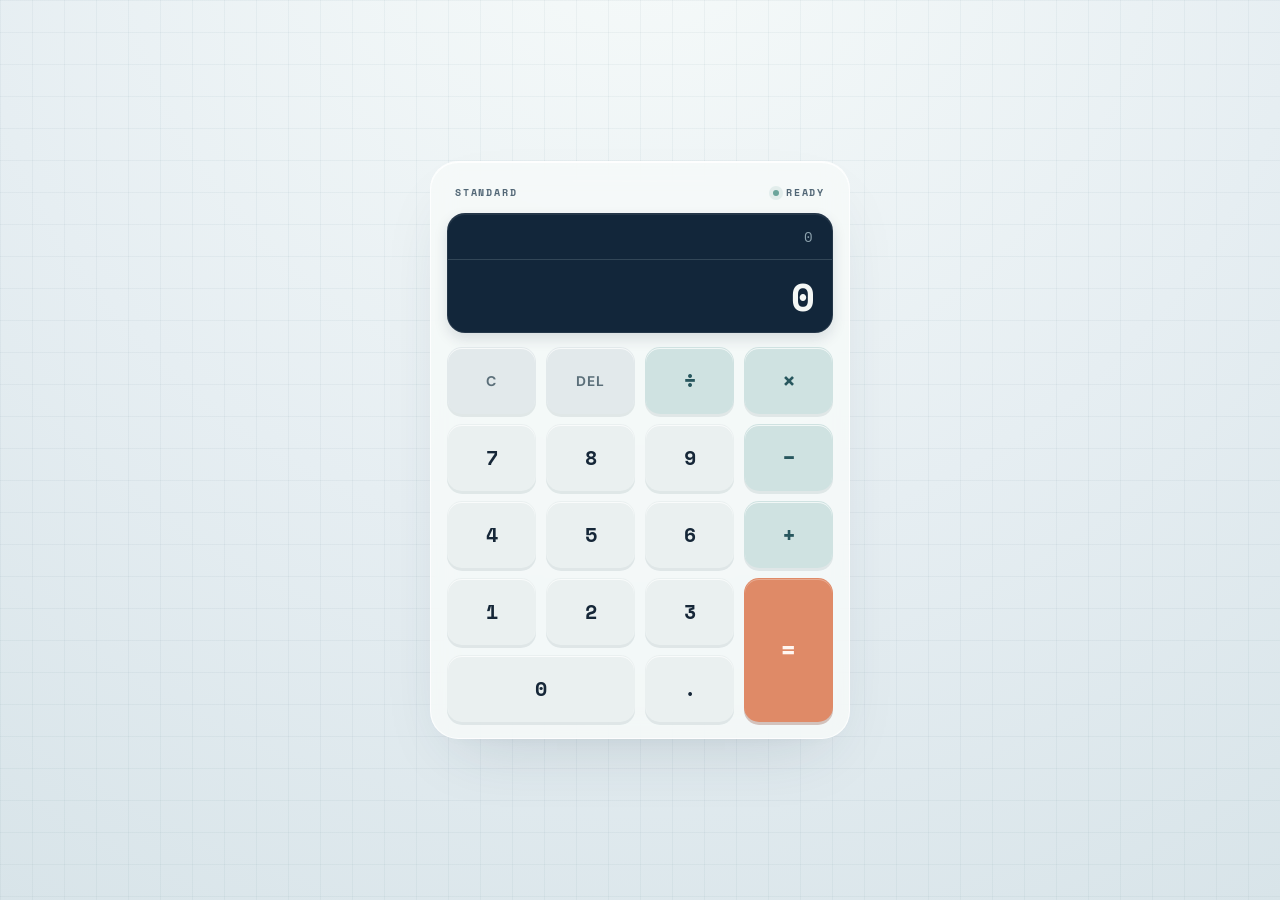
<file: Calculator/index.html>
<!DOCTYPE html>
<html lang="en">
  <head>
    <meta charset="UTF-8" />
    <meta name="viewport" content="width=device-width, initial-scale=1.0" />
    <title>Calculator</title>
    <meta name="description" content="A focused everyday calculator." />
    <link rel="icon" href="data:," />
    <link rel="stylesheet" href="style.css" />
  </head>

  <body>
    <main class="page-shell">
      <section class="calculator-card" aria-label="Calculator">
        <div class="calculator-topline" aria-hidden="true">
          <span>Standard</span>
          <span class="topline-status">Ready</span>
        </div>

        <div class="display" aria-live="polite" aria-atomic="true">
          <div class="display-row expression-line">
            <span
              class="display-text"
              id="expression-display"
              data-testid="text-expression"
            >
              0
            </span>
          </div>

          <div class="display-row result-line">
            <span
              class="display-text"
              id="result-display"
              data-testid="text-result"
            >
              0
            </span>
          </div>
        </div>

        <div class="keypad" role="group" aria-label="Calculator keypad">
          <button
            class="key key-utility"
            type="button"
            data-action="clear"
            data-testid="button-clear"
            aria-label="Clear calculator"
          >
            C
          </button>

          <button
            class="key key-utility"
            type="button"
            data-action="delete"
            data-testid="button-delete"
            aria-label="Delete last entry"
          >
            DEL
          </button>

          <button
            class="key key-operator"
            type="button"
            data-value="÷"
            data-testid="button-divide"
            aria-label="Divide"
          >
            ÷
          </button>

          <button
            class="key key-operator"
            type="button"
            data-value="×"
            data-testid="button-multiply"
            aria-label="Multiply"
          >
            ×
          </button>

          <button
            class="key"
            type="button"
            data-value="7"
            data-testid="button-number-7"
            aria-label="Seven"
          >
            7
          </button>

          <button
            class="key"
            type="button"
            data-value="8"
            data-testid="button-number-8"
            aria-label="Eight"
          >
            8
          </button>

          <button
            class="key"
            type="button"
            data-value="9"
            data-testid="button-number-9"
            aria-label="Nine"
          >
            9
          </button>

          <button
            class="key key-operator"
            type="button"
            data-value="−"
            data-testid="button-subtract"
            aria-label="Subtract"
          >
            −
          </button>

          <button
            class="key"
            type="button"
            data-value="4"
            data-testid="button-number-4"
            aria-label="Four"
          >
            4
          </button>

          <button
            class="key"
            type="button"
            data-value="5"
            data-testid="button-number-5"
            aria-label="Five"
          >
            5
          </button>

          <button
            class="key"
            type="button"
            data-value="6"
            data-testid="button-number-6"
            aria-label="Six"
          >
            6
          </button>

          <button
            class="key key-operator"
            type="button"
            data-value="+"
            data-testid="button-add"
            aria-label="Add"
          >
            +
          </button>

          <button
            class="key"
            type="button"
            data-value="1"
            data-testid="button-number-1"
            aria-label="One"
          >
            1
          </button>

          <button
            class="key"
            type="button"
            data-value="2"
            data-testid="button-number-2"
            aria-label="Two"
          >
            2
          </button>

          <button
            class="key"
            type="button"
            data-value="3"
            data-testid="button-number-3"
            aria-label="Three"
          >
            3
          </button>

          <button
            class="key key-equals"
            type="button"
            data-action="equals"
            data-testid="button-equals"
            aria-label="Equals"
          >
            =
          </button>

          <button
            class="key key-zero"
            type="button"
            data-value="0"
            data-testid="button-number-0"
            aria-label="Zero"
          >
            0
          </button>

          <button
            class="key"
            type="button"
            data-value="."
            data-testid="button-decimal"
            aria-label="Decimal point"
          >
            .
          </button>
        </div>

        <p class="sr-only" id="keyboard-help">
          Use the number keys, operators, Enter, Backspace, and Escape to
          operate the calculator.
        </p>
      </section>
    </main>

    <script src="script.js" defer></script>
  </body>
</html>
</file>
<file: Calculator/style.css>
@import url('https://fonts.googleapis.com/css2?family=DM+Sans:wght@400;500;600;700&family=Space+Mono:wght@400;700&display=swap');

:root {
  --canvas: #e6eef2;
  --canvas-deep: #d8e4e9;
  --ink: #162738;
  --ink-soft: #526776;
  --card: #f7faf9;
  --card-edge: rgba(22, 39, 56, 0.12);
  --screen: #12263a;
  --screen-ink: #f4f7f5;
  --screen-muted: #8da2ae;
  --number: #eaf0f0;
  --number-hover: #f5f8f7;
  --operator: #cfe2e1;
  --operator-hover: #dceceb;
  --utility: #e2e9eb;
  --utility-hover: #edf2f2;
  --equals: #df8a67;
  --equals-hover: #e99b79;
  --focus: #4f8990;
  --shadow: rgba(33, 58, 76, 0.18);
  --shadow-soft: rgba(33, 58, 76, 0.08);
  --radius-card: 28px;
}

* {
  box-sizing: border-box;
}

html {
  min-width: 320px;
  background: var(--canvas);
}

body {
  min-width: 320px;
  min-height: 100dvh;
  margin: 0;
  color: var(--ink);
  background:
    linear-gradient(
      rgba(91, 132, 145, 0.065) 1px,
      transparent 1px
    ),
    linear-gradient(
      90deg,
      rgba(91, 132, 145, 0.065) 1px,
      transparent 1px
    ),
    radial-gradient(
      circle at 50% -15%,
      #f7fbfa 0%,
      var(--canvas) 56%,
      var(--canvas-deep) 100%
    );
  background-size: 32px 32px, 32px 32px, 100% 100%;
  font-family: 'DM Sans', sans-serif;
  -webkit-font-smoothing: antialiased;
}

button {
  font: inherit;
}

button:focus-visible {
  outline: 3px solid var(--focus);
  outline-offset: 3px;
}

.page-shell {
  min-height: 100dvh;
  display: grid;
  place-items: center;
  padding: 40px 20px;
}

.calculator-card {
  width: min(100%, 420px);
  padding: 16px;
  border: 1px solid rgba(255, 255, 255, 0.75);
  border-radius: var(--radius-card);
  background: rgba(247, 250, 249, 0.82);
  box-shadow:
    0 28px 65px -28px var(--shadow),
    0 8px 22px -15px var(--shadow-soft),
    inset 0 1px 0 rgba(255, 255, 255, 0.95);
  backdrop-filter: blur(12px);
  animation: card-arrive 520ms cubic-bezier(0.22, 1, 0.36, 1) both;
}

.calculator-topline {
  display: flex;
  align-items: center;
  justify-content: space-between;
  padding: 7px 8px 13px;
  color: var(--ink-soft);
  font-family: 'Space Mono', monospace;
  font-size: 10px;
  font-weight: 700;
  letter-spacing: 0.18em;
  text-transform: uppercase;
}

.topline-status {
  display: inline-flex;
  align-items: center;
  gap: 7px;
}

.topline-status::before {
  width: 6px;
  height: 6px;
  border-radius: 50%;
  background: #6ba59b;
  box-shadow: 0 0 0 4px rgba(107, 165, 155, 0.14);
  content: '';
}

.display {
  overflow: hidden;
  border: 1px solid rgba(255, 255, 255, 0.08);
  border-radius: 18px;
  color: var(--screen-ink);
  background: var(--screen);
  box-shadow:
    inset 0 1px 0 rgba(255, 255, 255, 0.08),
    0 6px 14px rgba(18, 38, 58, 0.13);
}

.display-row {
  display: flex;
  align-items: center;
  justify-content: flex-end;
  width: 100%;
  min-width: 0;
  padding: 0 19px;
  overflow: hidden;
  white-space: nowrap;
  text-align: right;
}

.expression-line {
  min-height: 45px;
  color: var(--screen-muted);
  font-family: 'Space Mono', monospace;
  font-size: clamp(12px, 3vw, 14px);
  letter-spacing: 0.035em;
}

.result-line {
  min-height: 73px;
  border-top: 1px solid rgba(219, 235, 233, 0.16);
  font-family: 'Space Mono', monospace;
  font-size: clamp(29px, 8vw, 39px);
  font-weight: 700;
  letter-spacing: -0.055em;
}

.display-text {
  display: block;
  max-width: 100%;
  overflow: hidden;
  text-overflow: ellipsis;
}

.display.error .result-line {
  color: #f0b296;
  font-family: 'DM Sans', sans-serif;
  font-size: clamp(19px, 5vw, 24px);
  letter-spacing: -0.02em;
}

.keypad {
  display: grid;
  grid-template-columns: repeat(4, minmax(0, 1fr));
  gap: 10px;
  margin-top: 14px;
}

.key {
  min-height: 67px;
  padding: 0 8px;
  border: 1px solid transparent;
  border-radius: 15px;
  color: var(--ink);
  background: var(--number);
  box-shadow:
    0 3px 0 rgba(79, 108, 117, 0.12),
    inset 0 1px 0 rgba(255, 255, 255, 0.72);
  cursor: pointer;
  font-family: 'Space Mono', monospace;
  font-size: 20px;
  font-weight: 700;
  line-height: 1;
  transition:
    background-color 130ms ease,
    border-color 130ms ease,
    transform 130ms ease,
    box-shadow 130ms ease;
  -webkit-tap-highlight-color: transparent;
  user-select: none;
}

.key:hover {
  background: var(--number-hover);
  border-color: rgba(79, 137, 144, 0.22);
  transform: translateY(-1px);
}

.key:active,
.key.is-key-pressed {
  box-shadow:
    0 1px 0 rgba(79, 108, 117, 0.16),
    inset 0 1px 3px rgba(28, 56, 70, 0.08);
  transform: translateY(2px);
}

.key-utility {
  color: #5b6f79;
  background: var(--utility);
  font-family: 'DM Sans', sans-serif;
  font-size: 14px;
  letter-spacing: 0.08em;
}

.key-utility:hover {
  background: var(--utility-hover);
}

.key-operator {
  color: #28575e;
  background: var(--operator);
  font-size: 23px;
}

.key-operator:hover {
  background: var(--operator-hover);
}

.key-equals {
  grid-column: 4;
  grid-row: 4 / span 2;
  color: #fff7f2;
  background: var(--equals);
  box-shadow:
    0 3px 0 rgba(135, 72, 50, 0.3),
    inset 0 1px 0 rgba(255, 255, 255, 0.28);
  font-size: 27px;
}

.key-equals:hover {
  background: var(--equals-hover);
  border-color: rgba(255, 255, 255, 0.35);
}

.key-zero {
  grid-column: 1 / span 2;
}

.sr-only {
  position: absolute;
  width: 1px;
  height: 1px;
  padding: 0;
  margin: -1px;
  overflow: hidden;
  clip: rect(0, 0, 0, 0);
  white-space: nowrap;
  border: 0;
}

@keyframes card-arrive {
  from {
    opacity: 0;
    transform: translateY(12px) scale(0.985);
  }

  to {
    opacity: 1;
    transform: translateY(0) scale(1);
  }
}

@media (max-width: 480px) {
  .page-shell {
    padding: 18px 12px;
  }

  .calculator-card {
    padding: 12px;
    border-radius: 23px;
  }

  .calculator-topline {
    padding: 5px 6px 10px;
  }

  .keypad {
    gap: 8px;
    margin-top: 12px;
  }

  .key {
    min-height: clamp(57px, 15vw, 67px);
    border-radius: 13px;
  }
}

@media (prefers-reduced-motion: reduce) {
  .calculator-card {
    animation: none;
  }

  .key {
    transition: none;
  }
}
</file>
